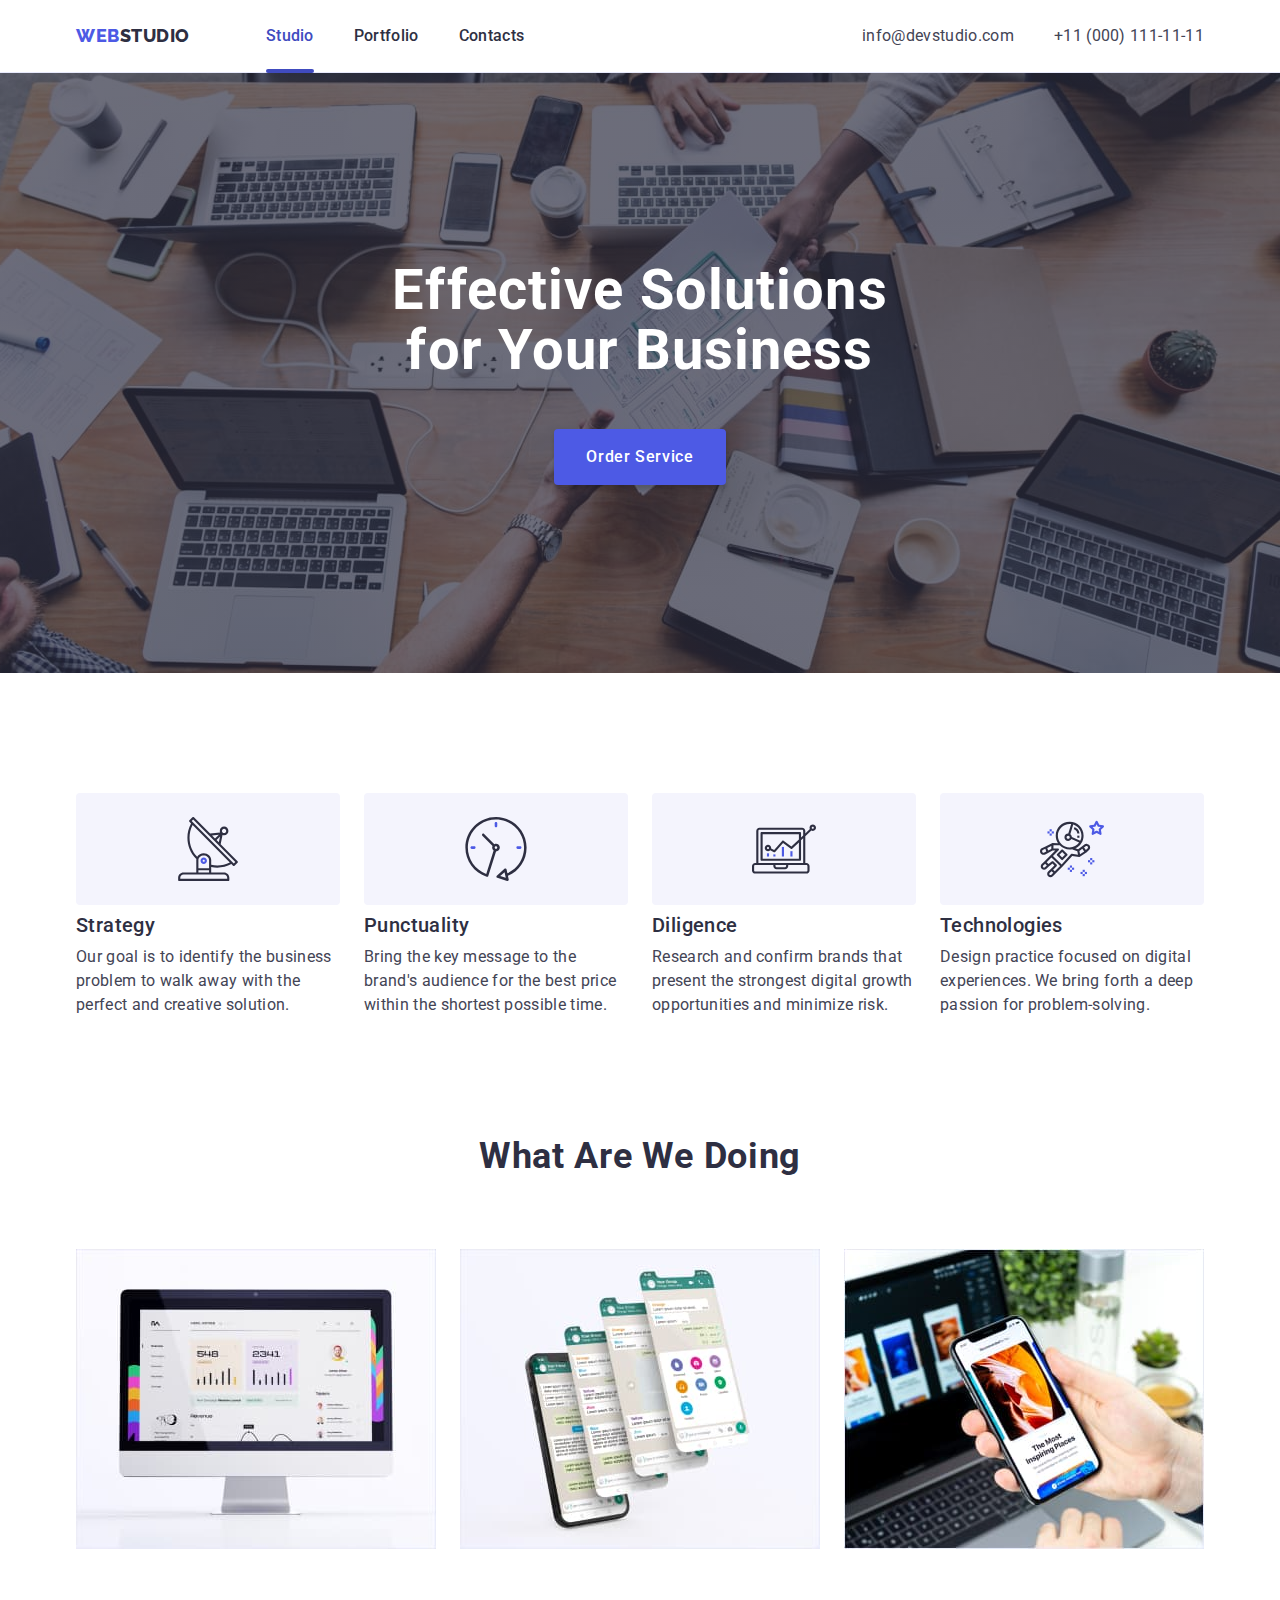
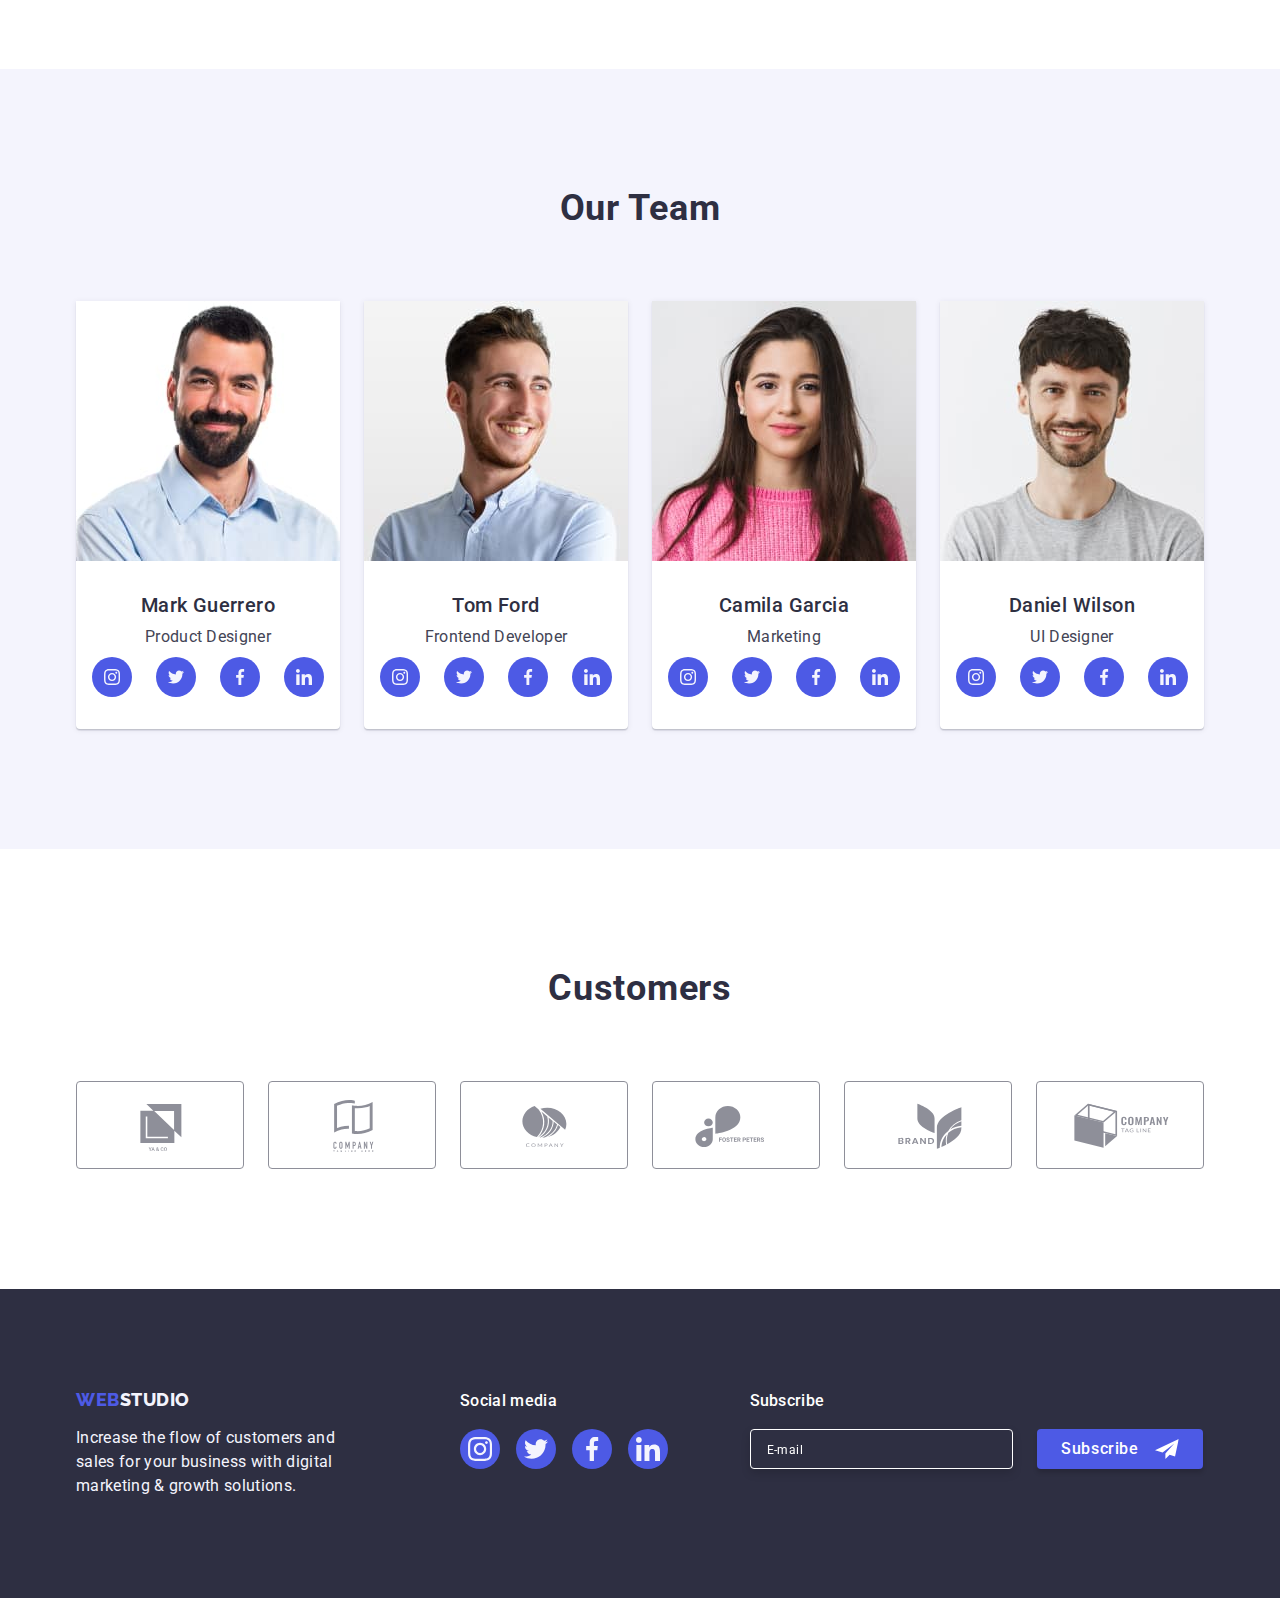
<file: index.html>
<!DOCTYPE html>
<html lang="en">
  <head>
    <meta charset="UTF-8" />
    <meta http-equiv="X-UA-Compatible" content="IE=edge" />
    <meta name="viewport" content="width=device-width, initial-scale=1.0" />
    <meta name="description" content="Effective solutions of your business." />
    <title>WEBSTUDIO</title>
    <!--Normalize-->
    <link
      rel="stylesheet"
      href="https://cdnjs.cloudflare.com/ajax/libs/modern-normalize/1.0.0/modern-normalize.min.css"
    />
    <!--Fonts-->
    <link rel="preconnect" href="https://fonts.googleapis.com" />
    <link rel="preconnect" href="https://fonts.gstatic.com" crossorigin />
    <link
      href="https://fonts.googleapis.com/css2?family=Raleway:wght@800&family=Roboto:wght@400;500;700;900&display=swap"
      rel="stylesheet"
    />
    <!--Custom styles-->
    <link rel="stylesheet" href="./css/styles.css" />
  </head>
  <body class="body">
    <!--Header section-->
    <header class="header section">
      <div class="container main-nav">
        <nav class="header-nav">
          <a class="header-logo logo link" href="./index.html"
            >Web<span class="header-logo-color">Studio</span></a
          >
          <ul class="header-nav-list list">
            <li class="header-nav-item">
              <a class="header-nav-link current link" href="./index.html">Studio</a>
            </li>
            <li class="header-nav-item">
              <a class="header-nav-link link" href="./portfolio.html"
                >Portfolio</a
              >
            </li>
            <li class="header-nav-item">
              <a class="header-nav-link link" href="">Contacts</a>
            </li>
          </ul>
        </nav>
        <address class="add">
          <ul class="header-list list">
            <li class="header-item">
              <a class="header-contact link" href="mailto:info@devstudio.com"
                >info@devstudio.com</a
              >
            </li>
            <li class="header-item">
              <a class="header-contact link" href="tel:+110001111111"
                >+11 (000) 111-11-11</a
              >
            </li>
          </ul>
        </address>
      </div>
    </header>
    <main>
      <!--Hero section-->
      <section class="hero section">
        <div class="container hero-section">
          <h1 class="hero-title">Effective Solutions for Your Business</h1>
          <button class="hero-btn" type="button" data-modal-open>Order Service</button>
        </div>
      </section>
      <!--Strenghts section-->
      <section class="strenghts section">
        <div class="container strenghts-section">
          <h2 class="main-strenghts-title visually-hidden">Strenghts</h2>
          <ul class="strenghts-list list">
            <li class="strenghts-item">
              <div class="strenghts-icon-container">
              <svg class="strenghts-icon" width="64" height="64">
                <use href="./images/icons.svg#icon-antenna"></use>
              </svg>
            </div>
              <h3 class="strenghts-title">Strategy</h3>
              <p class="undertitle">
                Our goal is to identify the business problem to walk away with
                the perfect and creative solution.
              </p>
            </li>
            <li class="strenghts-item">
              <div class="strenghts-icon-container">
              <svg class="strenghts-icon" width="64" height="64">
                <use href="./images/icons.svg#icon-clock"></use>
              </svg>
            </div>
              <h3 class="strenghts-title">Punctuality</h3>
              <p class="undertitle">
                Bring the key message to the brand's audience for the best price
                within the shortest possible time.
              </p>
            </li>
            <li class="strenghts-item">
              <div class="strenghts-icon-container">
              <svg class="strenghts-icon" width="64" height="64">
                <use href="./images/icons.svg#icon-diagram"></use>
              </svg>
            </div>
              <h3 class="strenghts-title">Diligence</h3>
              <p class="undertitle">
                Research and confirm brands that present the strongest digital
                growth opportunities and minimize risk.
              </p>
            </li>
            <li class="strenghts-item">
              <div class="strenghts-icon-container">
              <svg class="strenghts-icon" width="64" height="64">
                <use href="./images/icons.svg#icon-astronaut"></use>
              </svg>
            </div>
              <h3 class="strenghts-title">Technologies</h3>
              <p class="undertitle">
                Design practice focused on digital experiences. We bring forth a
                deep passion for problem-solving.
              </p>
            </li>
          </ul>
        </div>
      </section>
      <!--What Are We Doing section-->
      <section class="whatarewedoing section">
        <div class="container whatarewedoing-section">
          <h2 class="whatarewedoing-title">What are we doing</h2>
          <ul class="whatarewedoing-list list">
            <li class="whatarewedoing-item">
              <img
                class="whatarewedoing-img"
                src="./images/what-we-are-doing/img-01.jpg"
                alt="statistics on the monitor"
                width="360"
              />
            </li>
            <li class="whatarewedoing-item">
              <img
                class="whatarewedoing-img"
                src="./images/what-we-are-doing/img-02.jpg"
                alt="chat in the phone app"
                width="360"
              />
            </li>
            <li class="whatarewedoing-item">
              <img
                class="whatarewedoing-img"
                src="./images/what-we-are-doing/img-03.jpg"
                alt="open application on the phone"
                width="360"
              />
            </li>
          </ul>
        </div>
      </section>
      <!--Our Team section-->
      <section class="ourteam section">
        <div class="container ourteam-section">
          <h2 class="ourteam-title">Our Team</h2>
          <ul class="ourteam-list list">
            <li class="ourteam-item">
              <img
                class="ourteam-img"
                src="./images/team/img-01.jpg"
                alt="Mark Guerrero"
                width="264"
              />
              <div class="team-card">
                <h3 class="team-title">Mark Guerrero</h3>
                <p class="team-position">Product Designer</p>
                <ul class="team-socials-list">
                  <li class="team-socials-item list">
                    <a class="team-socials-link link" href="https://instagram.com" target="_blank" rel="noopener noreferrer" aria-label="Instagram icon">
                    <svg class="team-socials-icon" width="16" height="16">
                      <use href="./images/icons.svg#icon-instagram"></use>
                    </svg>
                  </a>
                </li>
                  <li class="team-socials-item list">
                    <a class="team-socials-link link" href="https://twitter.com" target="_blank" rel="noopener noreferrer" aria-label="Twitter icon">
                    <svg class="team-socials-icon" width="16" height="16">
                      <use href="./images/icons.svg#icon-twitter"></use>
                  </svg>
                </a>
              </li>
                  <li class="team-socials-item list">
                    <a class="team-socials-link link" href="https://facebook.com" target="_blank" rel="noopener noreferrer" aria-label="Facebook icon">
                    <svg class="team-socials-icon" width="16" height="16">
                      <use href="./images/icons.svg#icon-facebook"></use>
                    </svg>
                  </a>
                </li>
                  <li class="team-socials-item list">
                    <a class="team-socials-link link" href="https://linkedIn.com" target="_blank" rel="noopener noreferrer" aria-label="LinkedIn icon">
                    <svg class="team-socials-icon" width="16" height="16">
                      <use href="./images/icons.svg#icon-linkedin"></use>
                    </svg>
                  </a>
                </li>
                </ul>
              </div>
            </li>
            <li class="ourteam-item">
              <img
                class="ourteam-img"
                src="./images/team/img-02.jpg"
                alt="Tom Ford"
                width="264"
              />
              <div class="team-card">
                <h3 class="team-title">Tom Ford</h3>
                <p class="team-position">Frontend Developer</p>
                <ul class="team-socials-list">
                  <li class="team-socials-item list">
                    <a class="team-socials-link link" href="https://instagram.com" target="_blank" rel="noopener noreferrer" aria-label="Instagram icon">
                    <svg class="team-socials-icon" width="16" height="16">
                      <use href="./images/icons.svg#icon-instagram"></use>
                    </svg>
                  </a>
                </li>
                  <li class="team-socials-item list">
                    <a class="team-socials-link link" href="https://twitter.com" target="_blank" rel="noopener noreferrer" aria-label="Twitter icon">
                    <svg class="team-socials-icon" width="16" height="16">
                      <use href="./images/icons.svg#icon-twitter"></use>
                  </svg>
                </a>
              </li>
                  <li class="team-socials-item list">
                    <a class="team-socials-link link" href="https://facebook.com" target="_blank" rel="noopener noreferrer" aria-label="Facebook icon">
                    <svg class="team-socials-icon" width="16" height="16">
                      <use href="./images/icons.svg#icon-facebook"></use>
                    </svg>
                  </a>
                </li>
                  <li class="team-socials-item list">
                    <a class="team-socials-link link" href="https://linkedIn.com" target="_blank" rel="noopener noreferrer" aria-label="LinkedIn icon">
                    <svg class="team-socials-icon" width="16" height="16">
                      <use href="./images/icons.svg#icon-linkedin"></use>
                    </svg>
                  </a>
                </li>
                </ul>
              </div>
            </li>
            <li class="ourteam-item">
              <img
                class="ourteam-img"
                src="./images/team/img-03.jpg"
                alt="Camila Garcia"
                width="264"
              />
              <div class="team-card">
                <h3 class="team-title">Camila Garcia</h3>
                <p class="team-position">Marketing</p>
                <ul class="team-socials-list">
                  <li class="team-socials-item list">
                    <a class="team-socials-link link" href="https://instagram.com" target="_blank" rel="noopener noreferrer" aria-label="Instagram icon">
                    <svg class="team-socials-icon" width="16" height="16">
                      <use href="./images/icons.svg#icon-instagram"></use>
                    </svg>
                  </a>
                </li>
                  <li class="team-socials-item list">
                    <a class="team-socials-link link" href="https://twitter.com" target="_blank" rel="noopener noreferrer" aria-label="Twitter icon">
                    <svg class="team-socials-icon" width="16" height="16">
                      <use href="./images/icons.svg#icon-twitter"></use>
                  </svg>
                </a>
              </li>
                  <li class="team-socials-item list">
                    <a class="team-socials-link link" href="https://facebook.com" target="_blank" rel="noopener noreferrer" aria-label="Facebook icon">
                    <svg class="team-socials-icon" width="16" height="16">
                      <use href="./images/icons.svg#icon-facebook"></use>
                    </svg>
                  </a>
                </li>
                  <li class="team-socials-item list">
                    <a class="team-socials-link link" href="https://linkedIn.com" target="_blank" rel="noopener noreferrer" aria-label="LinkedIn icon">
                    <svg class="team-socials-icon" width="16" height="16">
                      <use href="./images/icons.svg#icon-linkedin"></use>
                    </svg>
                  </a>
                </li>
                </ul>
              </div>
            </li>
            <li class="ourteam-item">
              <img
                class="ourteam-img"
                src="./images/team/img-04.jpg"
                alt="Daniel Wilson"
                width="264"
              />
              <div class="team-card">
                <h3 class="team-title">Daniel Wilson</h3>
                <p class="team-position">UI Designer</p>
                <ul class="team-socials-list">
                  <li class="team-socials-item list">
                    <a class="team-socials-link link" href="https://instagram.com" target="_blank" rel="noopener noreferrer" aria-label="Instagram icon">
                    <svg class="team-socials-icon" width="16" height="16">
                      <use href="./images/icons.svg#icon-instagram"></use>
                    </svg>
                  </a>
                </li>
                  <li class="team-socials-item list">
                    <a class="team-socials-link link" href="https://twitter.com" target="_blank" rel="noopener noreferrer" aria-label="Twitter icon">
                    <svg class="team-socials-icon" width="16" height="16">
                      <use href="./images/icons.svg#icon-twitter"></use>
                  </svg>
                </a>
              </li>
                  <li class="team-socials-item list">
                    <a class="team-socials-link link" href="https://facebook.com" target="_blank" rel="noopener noreferrer" aria-label="Facebook icon">
                    <svg class="team-socials-icon" width="16" height="16">
                      <use href="./images/icons.svg#icon-facebook"></use>
                    </svg>
                  </a>
                </li>
                  <li class="team-socials-item list">
                    <a class="team-socials-link link" href="https://linkedIn.com" target="_blank" rel="noopener noreferrer" aria-label="LinkedIn icon">
                    <svg class="team-socials-icon" width="16" height="16">
                      <use href="./images/icons.svg#icon-linkedin"></use>
                    </svg>
                  </a>
                </li>
                </ul>
              </div>
            </li>
          </ul>
        </div>
      </section>
      <!--Customers section-->
      <section class="customers section">
        <div class="container customers-section">
          <h2 class="customers-title">Customers</h2>
          <ul class="customers-list list">
            <li class="customers-item ">
              <a class="customers-link link" href="" target="_blank" rel="noopener noreferrer" aria-label="customer icon">
              <svg class="customers-icon" width="104" height="56">
                <use href="./images/icons.svg#icon-Logo"></use>
              </svg>
            </a>
          </li>
            <li class="customers-item ">
              <a class="customers-link link" href="" target="_blank" rel="noopener noreferrer" aria-label="customer icon">
              <svg class="customers-icon" width="104" height="56">
                <use href="./images/icons.svg#icon-Logo-1"></use>
            </svg>
          </a>
        </li>
            <li class="customers-item ">
              <a class="customers-link link" href="" target="_blank" rel="noopener noreferrer" aria-label="customer icon">
              <svg class="customers-icon" width="104" height="56">
                <use href="./images/icons.svg#icon-Logo-2"></use>
              </svg>
            </a>
          </li>
            <li class="customers-item ">
              <a class="customers-link link" href="" target="_blank" rel="noopener noreferrer" aria-label="customer icon">
              <svg class="customers-icon" width="104" height="56">
                <use href="./images/icons.svg#icon-Logo-3"></use>
              </svg>
            </a>
          </li>
            <li class="customers-item ">
              <a class="customers-link link" href="" target="_blank" rel="noopener noreferrer" aria-label="customer icon">
              <svg class="customers-icon" width="104" height="56">
                <use href="./images/icons.svg#icon-Logo-4"></use>
              </svg>
            </a>
          </li>
            <li class="customers-item "><a class="customers-link link" href="" target="_blank" rel="noopener noreferrer" aria-label="customer icon">
              <svg class="customers-icon" width="104" height="56">
                <use href="./images/icons.svg#icon-Logo-5"></use>
              </svg>
            </a>
          </li>
          </ul>
        </div>
      </section>
    </main>
    <!--Footer section-->
    <footer class="footer section">
      <div class="container footer-container">
            <div class="footer-logo-container">
        <a class="footer-logo logo link" href="./index.html"
          >Web<span class="footer-logo-color">Studio</span></a
        >
        <p class="footer-description">
          Increase the flow of customers and sales for your business with
          digital marketing & growth solutions.
        </p>
    </div>
    <div class="footer-socials-container">
      <p class="footer-title">Social media</p>
      <ul class="footer-socials-list list">
        <li class="footer-socials-item list">
          <a class="footer-socials-link link" href="https://instagram.com" target="_blank" rel="noopener noreferrer" aria-label="Instagram icon">
          <svg class="footer-socials-icon" width="24" height="24">
            <use href="./images/icons.svg#icon-instagram"></use>
          </svg>
        </a>
      </li>
        <li class="footer-socials-item list">
          <a class="footer-socials-link link" href="https://twitter.com" target="_blank" rel="noopener noreferrer" aria-label="Twitter icon">
          <svg class="footer-socials-icon" width="24" height="24">
            <use href="./images/icons.svg#icon-twitter"></use>
        </svg>
      </a>
    </li>
        <li class="footer-socials-item list">
          <a class="footer-socials-link link" href="https://facebook.com" target="_blank" rel="noopener noreferrer" aria-label="Facebook icon">
          <svg class="footer-socials-icon" width="24" height="24">
            <use href="./images/icons.svg#icon-facebook"></use>
          </svg>
        </a>
      </li>
        <li class="footer-socials-item list">
          <a class="footer-socials-link link" href="https://linkedIn.com" target="_blank" rel="noopener noreferrer" aria-label="LinkedIn icon">
          <svg class="footer-socials-icon" width="24" height="24">
            <use href="./images/icons.svg#icon-linkedin"></use>
          </svg>
        </a>
      </li>
      </ul>
      </div>
        <!--Subscribe-footer-->
        <div class="container footer-subscribe-container">
          <p class="footer-subscribe-title">Subscribe</p>
          <form class="footer-subscribe-form">
            <input class="footer-subscribe-input" type="email" name="user-email" placeholder="E-mail">
            <button class="button" type="submit">Subscribe
              <svg class="footer-subscribe-icon" width="24" height="24">
                <use href="./images/icons.svg#icon-subscribe"></use>
              </svg>
            </button>
          </form>
          </div>
      </div>
      
    </footer>

    <!--Modal window-->
    <div class="backdrop is-hidden" data-modal>
      <div class="modal">
        <button class="modal-btn" type="button" data-modal-close>
        <svg class="modal-icon" width="8" height="8">
          <use href="./images/icons.svg#icon-close-black"></use>
        </svg>
      </button>

      <!--Modal window Forms-->
      <strong class="modal-title">Leave your contacts and we will call you back</strong>
      
      <form class="modal-form" name="order-form">
        <!--Modal window Forms Name-->
        <div class="form">
        <label class="modal-form-label" for="user_name">Name</label>
        <div class="modal-form-field">
          <input class="modal-form-input" type="text" name="user_name" id="user_name" placeholder=" " required>
          <svg class="modal-form-icon" width="18" height="18">
            <use href="./images/icons.svg#icon-name-checkbox"></use>
          </svg>
        </div>
      </div>
      
      

        <!--Modal window Forms Phone-->

        <div class="form"> 
        <label class="modal-form-label" for="user_phone">Phone</label>
        <div class="modal-form-field">
          <input class="modal-form-input" type="tel" name="user_phone" id="user_phone" placeholder=" " required>
          <svg class="modal-form-icon" width="18" height="24">
            <use href="./images/icons.svg#icon-phone-checkbox"></use>
          </svg>
        </div>
      </div> 
      
     

        <!--Modal window Forms Email-->
      
        <div class="form"> 
        <label class="modal-form-label" for="user_email">Email</label>
        <div class="modal-form-field">
          <input class="modal-form-input" type="email" name="user_email" id="user_email" placeholder=" " required>
          <svg class="modal-form-icon" width="18" height="24">
            <use href="./images/icons.svg#icon-email-checkbox"></use>
          </svg>
        </div>
      </div>
      
     

      <!--Modal window Forms Comments-->
      
      <div class="form">
        <label class="modal-form-label" for="comment">Comment</label>
        <textarea class="modal-form-textarea" name="comments" id="comment" rows="10" placeholder="Text input"></textarea>
      </div>
      

        <!--Modal window Forms Checkbox-->
        
        <div class="form">
        <label class="modal-form-checkbox">
          <input class="modal-form-input-checkbox" type="checkbox" name="user-agreement">
          <svg class="modal-form-checkbox-icon" width="16" height="16">
            <use class="modal-form-checkbox-icon-unchecked" href="./images/icons.svg#icon-checkbox-unchecked"></use>
            <use class="modal-form-checkbox-icon-checked" href="./images/icons.svg#icon-checkbox-checked"></use>
          </svg>
          <span class="modal-form-checkbox-text">I accept the terms and conditions of the <a class="modal-form-checkbox-link" href="">Privacy Policy</a>
          </span>
        </label>
        <button class="submit-btn btn" type="submit">Send</button>
        </div>
      </form>
      </div>
    </div>
    <script src="./js/modal.js"></script>
  </body>
</html>
</file>
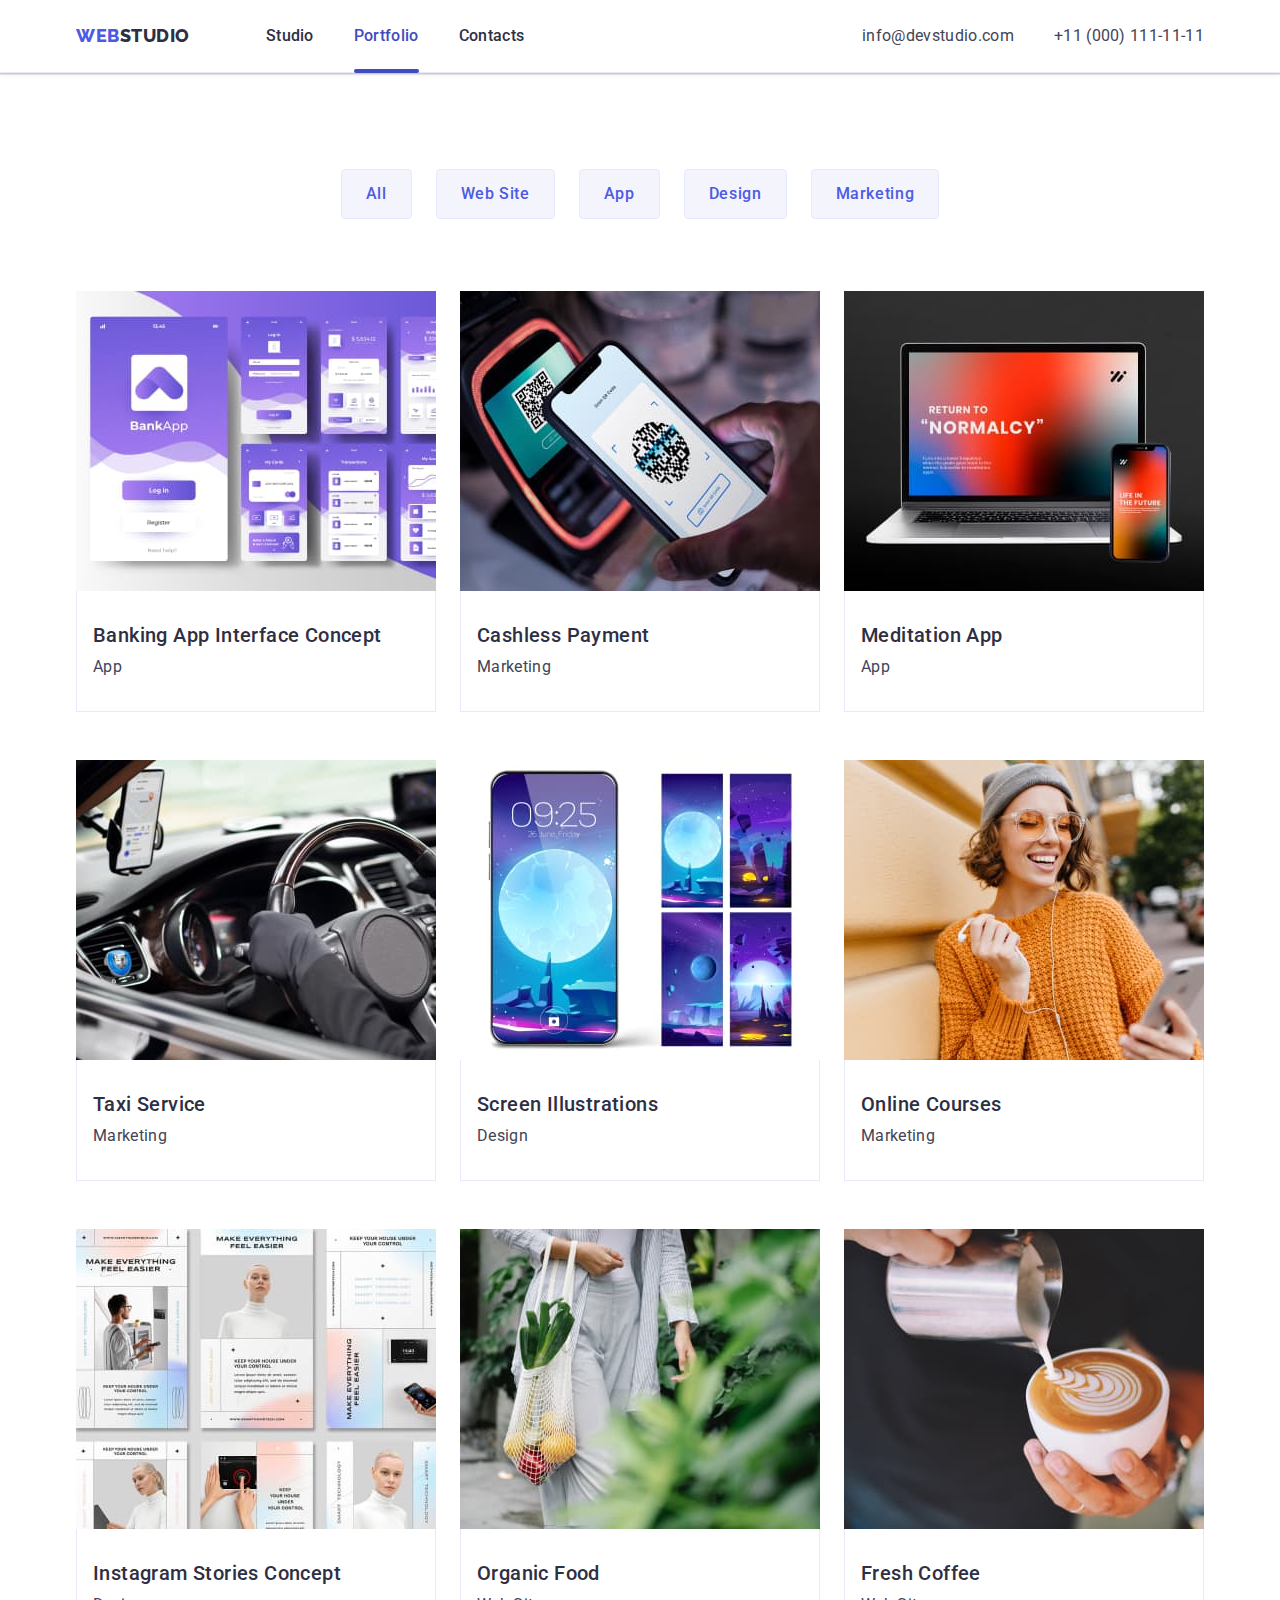
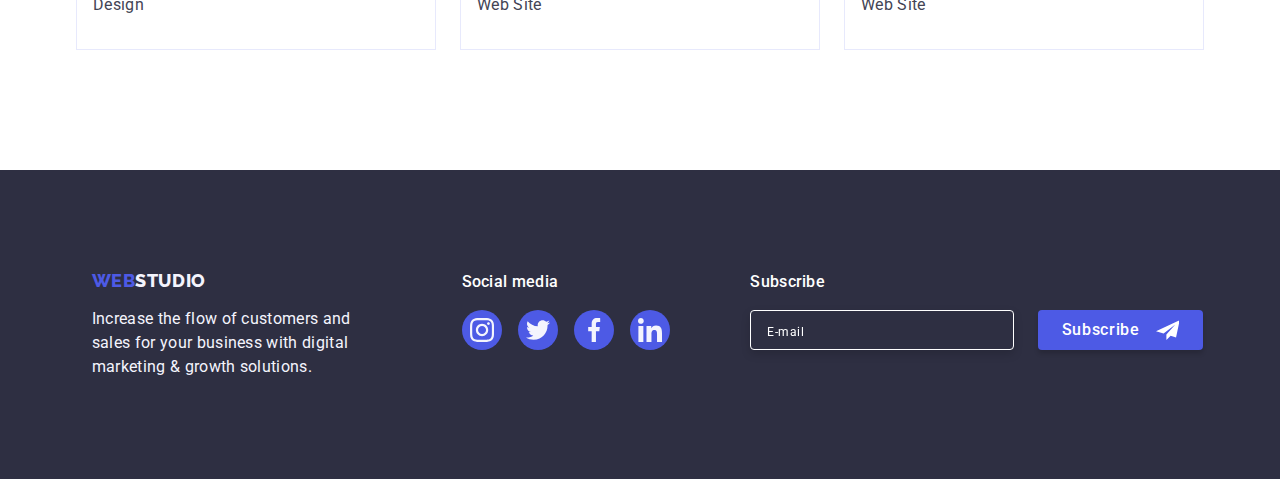
<file: portfolio.html>
<!DOCTYPE html>
<html lang="en">
  <head>
    <meta charset="UTF-8" />
    <meta http-equiv="X-UA-Compatible" content="IE=edge" />
    <meta name="viewport" content="width=device-width, initial-scale=1.0" />
    <title>Portfolio</title>
    <!--Normalize-->
    <link
      rel="stylesheet"
      href="https://cdnjs.cloudflare.com/ajax/libs/modern-normalize/1.0.0/modern-normalize.min.css"
    />
    <!---Fonts-->
    <link rel="preconnect" href="https://fonts.googleapis.com" />
    <link rel="preconnect" href="https://fonts.gstatic.com" crossorigin />
    <link
      href="https://fonts.googleapis.com/css2?family=Raleway:wght@800&family=Roboto:wght@400;500;700;900&display=swap"
      rel="stylesheet"
    />
    <!--Custom styles-->
    <link rel="stylesheet" href="./css/styles.css" />
  </head>
  <body class="body-portf">
    <!--Header section-->
    <header class="header section">
      <div class="container main-nav">
        <nav class="header-nav">
          <a class="header-logo logo link" href="./index.html"
            >Web<span class="header-logo-color">Studio</span></a
          >
          <ul class="header-nav-list list">
            <li class="header-nav-item">
              <a class="header-nav-link link" href="./index.html">Studio</a>
            </li>
            <li class="header-nav-item">
              <a class="header-nav-link current link" href="./portfolio.html"
                >Portfolio</a
              >
            </li>
            <li class="header-nav-item">
              <a class="header-nav-link link" href="">Contacts</a>
            </li>
          </ul>
        </nav>
        <address class="add">
          <ul class="header-list list">
            <li class="header-item">
              <a class="header-contact link" href="mailto:info@devstudio.com"
                >info@devstudio.com</a
              >
            </li>
            <li class="header-item">
              <a class="header-contact link" href="tel:+110001111111"
                >+11 (000) 111-11-11</a
              >
            </li>
          </ul>
        </address>
      </div>
    </header>
    <main>
      <!--Btn filter section-->
      <section class="portfolio section">
        <div class="container portfolio-section">
          <h1 class="visually-hidden">Portfolio</h1>
          <ul class="btn-list list">
            <li class="btn-list-item">
              <button class="btn-item" type="button">All</button>
            </li>
            <li class="btn-list-item">
              <button class="btn-item" type="button">Web Site</button>
            </li>
            <li class="btn-list-item">
              <button class="btn-item" type="button">App</button>
            </li>
            <li class="btn-list-item">
              <button class="btn-item" type="button">Design</button>
            </li>
            <li class="btn-list-item">
              <button class="btn-item" type="button">Marketing</button>
            </li>
          </ul>
          <ul class="img-list list card-set">
            <li class="img-item card-set-item">
              <a class="portfolio-link link" href="">
                <div class="img-box">
                <img
                  class="img-img"
                  src="./images/portfolio/img-01.jpg"
                  alt="banking app items"
                  width="360"
                />
                <p class="portfolio-overlay">14 Stylish and User-Friendly App Design Concepts · Task Manager App · Calorie Tracker App · Exotic Fruit Ecommerce App · Cloud Storage App</p>
              </div>
                <div class="img-card">
                  <h2 class="img-title">Banking App Interface Concept</h2>
                  <p class="img-undertitle">App</p>
                </div>
              </a>
            </li>
            <li class="img-item card-set-item">
              <a class="portfolio-link link" href="">
                <div class="img-box">
                <img
                  class="img-img"
                  src="./images/portfolio/img-02.jpg"
                  alt="QRcode on the phone screen"
                  width="360"
                />
                <p class="portfolio-overlay">14 Stylish and User-Friendly App Design Concepts · Task Manager App · Calorie Tracker App · Exotic Fruit Ecommerce App · Cloud Storage App</p>
              </div>
                <div class="img-card">
                  <h2 class="img-title">Cashless Payment</h2>
                  <p class="img-undertitle">Marketing</p>
                </div>
              </a>
            </li>
            <li class="img-item card-set-item">
              <a class="portfolio-link link" href="">
                <div class="img-box">
                <img
                  class="img-img"
                  src="./images/portfolio/img-03.jpg"
                  alt="opened app on laptop and phone"
                  width="360"
                />
                <p class="portfolio-overlay">14 Stylish and User-Friendly App Design Concepts · Task Manager App · Calorie Tracker App · Exotic Fruit Ecommerce App · Cloud Storage App</p>
              </div>
                <div class="img-card">
                  <h2 class="img-title">Meditation App</h2>
                  <p class="img-undertitle">App</p>
                </div>
              </a>
            </li>
            <li class="img-item card-set-item">
              <a class="portfolio-link link" href="">
                <div class="img-box">
                <img
                  class="img-img"
                  src="./images/portfolio/img-04.jpg"
                  alt="phone iside car"
                  width="360"
                />
                <p class="portfolio-overlay">14 Stylish and User-Friendly App Design Concepts · Task Manager App · Calorie Tracker App · Exotic Fruit Ecommerce App · Cloud Storage App</p>
              </div>
                <div class="img-card">
                  <h2 class="img-title">Taxi Service</h2>
                  <p class="img-undertitle">Marketing</p>
                </div>
              </a>
            </li>
            <li class="img-item card-set-item">
              <a class="portfolio-link link" href="">
                <div class="img-box">
                <img
                  class="img-img"
                  src="./images/portfolio/img-05.jpg"
                  alt="phone desctops"
                  width="360"
                />
                <p class="portfolio-overlay">14 Stylish and User-Friendly App Design Concepts · Task Manager App · Calorie Tracker App · Exotic Fruit Ecommerce App · Cloud Storage App</p>
              </div>
                <div class="img-card">
                  <h2 class="img-title">Screen Illustrations</h2>
                  <p class="img-undertitle">Design</p>
                </div>
              </a>
            </li>
            <li class="img-item card-set-item">
              <a class="portfolio-link link" href="">
                <div class="img-box">
                <img
                  class="img-img"
                  src="./images/portfolio/img-06.jpg"
                  alt="the girl looks at the phone"
                  width="360"
                />
                <p class="portfolio-overlay">14 Stylish and User-Friendly App Design Concepts · Task Manager App · Calorie Tracker App · Exotic Fruit Ecommerce App · Cloud Storage App</p>
              </div>
                <div class="img-card">
                  <h2 class="img-title">Online Courses</h2>
                  <p class="img-undertitle">Marketing</p>
                </div>
              </a>
            </li>
            <li class="img-item card-set-item">
              <a class="portfolio-link link" href="">
                <div class="img-box">
                <img
                  class="img-img"
                  src="./images/portfolio/img-07.jpg"
                  alt="opened stories"
                  width="360"
                />
                <p class="portfolio-overlay">14 Stylish and User-Friendly App Design Concepts · Task Manager App · Calorie Tracker App · Exotic Fruit Ecommerce App · Cloud Storage App</p>
              </div>
                <div class="img-card">
                  <h2 class="img-title">Instagram Stories Concept</h2>
                  <p class="img-undertitle">Design</p>
                </div>
              </a>
            </li>
            <li class="img-item card-set-item">
              <a class="portfolio-link link" href="">
                <div class="img-box">
                <img
                  class="img-img"
                  src="./images/portfolio/img-08.jpg"
                  alt="the girl whith net of vegetables"
                  width="360"
                />
                <p class="portfolio-overlay">14 Stylish and User-Friendly App Design Concepts · Task Manager App · Calorie Tracker App · Exotic Fruit Ecommerce App · Cloud Storage App</p>
              </div>
                <div class="img-card">
                  <h2 class="img-title">Organic Food</h2>
                  <p class="img-undertitle">Web Site</p>
                </div>
              </a>
            </li>
            <li class="img-item card-set-item">
              <a class="portfolio-link link" href="">
                <div class="img-box">
                <img
                  class="img-img"
                  src="./images/portfolio/img-09.jpg"
                  alt="a cup of coffee"
                  width="360"
                />
                <p class="portfolio-overlay">14 Stylish and User-Friendly App Design Concepts · Task Manager App · Calorie Tracker App · Exotic Fruit Ecommerce App · Cloud Storage App</p>
              </div>
                <div class="img-card">
                  <h2 class="img-title">Fresh Coffee</h2>
                  <p class="img-undertitle">Web Site</p>
                </div>
              </a>
            </li>
          </ul>
        </div>
      </section>
    </main>
    <!--Footer section-->
    <footer class="footer section">
      <div class="container footer-container">
            <div class="container footer-logo-container">
        <a class="footer-logo logo link" href="./index.html"
          >Web<span class="footer-logo-color">Studio</span></a
        >
        <p class="footer-description">
          Increase the flow of customers and sales for your business with
          digital marketing & growth solutions.
        </p>
    </div>
    <div class="container footer-socials-container">
      <p class="footer-title">Social media</p>
      <ul class="footer-socials-list list">
        <li class="footer-socials-item list">
          <a class="footer-socials-link link" href="https://instagram.com" target="_blank" rel="noopener noreferrer" aria-label="Instagram icon">
          <svg class="footer-socials-icon" width="24" height="24">
            <use href="./images/icons.svg#icon-instagram"></use>
          </svg>
        </a>
      </li>
        <li class="footer-socials-item list">
          <a class="footer-socials-link link" href="https://twitter.com" target="_blank" rel="noopener noreferrer" aria-label="Twitter icon">
          <svg class="footer-socials-icon" width="24" height="24">
            <use href="./images/icons.svg#icon-twitter"></use>
        </svg>
      </a>
    </li>
        <li class="footer-socials-item list">
          <a class="footer-socials-link link" href="https://facebook.com" target="_blank" rel="noopener noreferrer" aria-label="Facebook icon">
          <svg class="footer-socials-icon" width="24" height="24">
            <use href="./images/icons.svg#icon-facebook"></use>
          </svg>
        </a>
      </li>
        <li class="footer-socials-item list">
          <a class="footer-socials-link link" href="https://linkedIn.com" target="_blank" rel="noopener noreferrer" aria-label="LinkedIn icon">
          <svg class="footer-socials-icon" width="24" height="24">
            <use href="./images/icons.svg#icon-linkedin"></use>
          </svg>
        </a>
      </li>
      </ul>
      </div>
      <!--Subscribe-footer-->
        <div class="container footer-subscribe-container">
      <p class="footer-subscribe-title">Subscribe</p>
      <form class="footer-subscribe-form">
        <input class="footer-subscribe-input" type="email" name="user-email" placeholder="E-mail"></input>
        <button class="button" type="submit">Subscribe
          <svg class="footer-subscribe-icon" width="24" height="24">
            <use href="./images/icons.svg#icon-subscribe"></use>
          </svg>
        </button>
      </form>
      </div>
      </div>
    </footer>
  </body>
</html>
</file>
<file: css/styles.css>
:root {
  /* Fonts */
  --primary-font: Roboto, sans-serif;
  --secondary-font: Raleway, sans-serif;

  /* Text colors */
  --iris: #4d5ae5;
  --ocean: #404bbf;
  --navy-blue: #2e2f42;
  --green: #31d0aa;
  --slate: #434455;
  --light-slate: #8e8f99;
  --cornflower: #e7e9fc;
  --cloud: #f4f4fd;
  --navy-blue-modal: rgba(46, 47, 66, 0.4);;
  --grey: #2e2f42;
  --white: #ffffff;
  --dairy: #fcfcfc;
  --btncolor: #e7e9fc;

  /* Others*/
  --indent: 24px;
  --items: 3;

  /* Background colors */
  --navy-blue: #2e2f42;

  /*Modal*/
  --modal-idx: 100;

  /* Animation */
  --transition-duration-and-func: 250ms cubic-bezier(0.4, 0, 0.2, 1);


}
/*input, textarea {
  display: block;
}
textarea {
  resize: none;
}*/

/* Base styles */
.body {
  font-family: var(--primary-font);
  color: var(--slate);
  background-color: var(--white);
}

.logo {
  font-family: Raleway, sans-serif;
  font-weight: 800;
  font-size: 18px;
  line-height: 1.17;
  letter-spacing: 0.03em;
  text-transform: uppercase;
  color: var(--iris);
}
.header-logo-color {
  color: var(--navy-blue);
}

/* Reset start */
.list {
  list-style: none;
  padding: 0px;
  margin: 0px;
}

.link {
  text-decoration: none;
}

/* Reset end */

.container {
  width: 1158px;
  margin-left: auto;
  margin-right: auto;
  padding-right: 15px;
  padding-left: 15px;
  align-items: center;

  /*outline: 1px solid red;
  outline-offset: -2px;*/
}
.visually-hidden {
  position: absolute;
  width: 1px;
  height: 1px;
  margin: -1px;
  border: 0;
  padding: 0;

  white-space: nowrap;
  clip-path: inset(100%);
  clip: rect(0 0 0 0);
  overflow: hidden;
}

h1,
h2,
h3,
h4,
h5,
p {
  margin: 0;
}

img {
  display: block;
}

button {
  display: block;
  font-family: inherit;
  color: currentColor;
  cursor: pointer;
}
/* Card Set */
.card-set {
  display: flex;
  flex-wrap: wrap;
  gap: var(--indent);
}
.card-set-item {
  width: calc((100% - var(--indent) * (var(--items) - 1)) / var(--items));
}
/* Header styles/indexHTML*/

.main-nav {
  display: flex;
  align-items: center;
}

.header {
  border-bottom: 1px solid #e7e9fc;
  background-color: var(--white);
  box-shadow: 0px 2px 1px rgba(46, 47, 66, 0.08), 0px 1px 1px rgba(46, 47, 66, 0.16), 0px 1px 6px rgba(46, 47, 66, 0.08);
}
.header-nav {
  display: flex;
  align-items: center;
}
.header-logo {
  margin-right: 76px;
  padding: 24px 0px;
  font-family: Raleway, sans-serif;
  font-weight: 800;
  font-size: 18px;
  line-height: 1.17;
  letter-spacing: 0.03em;
  text-transform: uppercase;
  color: var(--iris);
}

.header-nav-list {
  display: flex;
}

.header-nav-item:not(:last-child) {
  margin-right: 40px;
}

.header-nav-link {
  display: block;
  position: relative;
  transition: color var(--transition-duration-and-func);
  /* <added for better HOVERing */
  padding: 24px 0px;
  /* added for better HOVERing> */
  font-weight: 500;
  line-height: 1.5;
  letter-spacing: 0.02em;
  color: var(--navy-blue);
}
.header-nav-link.current {
  color: var(--ocean);
}
.header-nav-link.current::after {
  background-color: var(--ocean);
}
.header-nav-link:hover,
.header-nav-link:focus {
  color: var(--ocean);
}
.header-nav-link::after {
  content: "";
  position: absolute;
  display: block;
  width: 100%;
  height: 4px;
  left: 0px;
  bottom: -1px;
  border-radius: 2px;
  margin-top: 24px;
}
.add {
  font-style: normal;
  margin-left: auto;
}
.header-list {
  display: flex;
  align-items: center;
}
.header-item:not(:last-child) {
  margin-right: 40px;
}
.header-contact {
  display: block;
  transition: color var(--transition-duration-and-func);
  /* <added for better HOVERing */
  padding: 24px 0px;
  /* added for better HOVERing> */
  color: var(--slate);
  line-height: 1.5;
  letter-spacing: 0.02em;
}
.header-contact:hover,
.header-contact:focus {
  color: var(--ocean);
}

/* Portfolio styles*/
.img-list {
  --items: 3;
}
/* Body styles */

.hero {
  background-color: var(--navy-blue);
  background-image: linear-gradient(rgba(46, 47, 66, 0.7), rgba(46, 47, 66, 0.7)), url("../images/hero-background/people-office.jpg");
  background-repeat: no-repeat;
  background-position: center;
  background-size: cover;
  margin-left: auto;
  margin-right: auto;
  padding: 188px 0px;
  max-width: 1440px;
  min-height: 600px;
}

.hero-section {
  text-align: center;
}

.hero-title {
  max-width: 496px;
  margin-bottom: 48px;
  margin-right: auto;
  margin-left: auto;
  font-size: 56px;
  line-height: 1.07;
  text-align: center;
  letter-spacing: 0.02em;
  color: var(--white);
}
/* Normal btn */
.hero-btn {
  display: block;
  transition: background-color var(--transition-duration-and-func);
  margin: auto;
  min-width: 169px;
  height: 56px;
  padding: 16px 32px;
  color: var(--white);
  background-color: var(--iris);
  box-shadow: 0px 4px 4px rgba(0, 0, 0, 0.15);
  border-radius: 4px;
  font-family: Roboto, sans-serif;
  font-style: normal;
  font-weight: 500;
  font-size: 16px;
  line-height: 1.5;
  letter-spacing: 0.04em;
  cursor: pointer;
  border: none;
}
/* Active btn */
.hero-btn:hover,
.hero-btn:focus {
  background-color: var(--ocean);
}
.strenghts {
  padding: 120px 0px;
}
.strenghts-list {
  display: flex;
  gap: 24px;
}
.strenghts-item {
  width: 264px;
  
}
.strenghts-icon-container {
  display: flex;
  align-items: center;
  justify-content: center;
  height: 112px;
  background-color: var(--cloud);
  border-radius: 4px;
  margin-bottom: 8px;
}
.strenghts-title {
  margin-bottom: 8px;
  font-weight: 500;
  font-size: 20px;
  line-height: 1.2;
  letter-spacing: 0.02em;
  color: var(--navy-blue);
}
.undertitle {
  line-height: 1.5;
  letter-spacing: 0.02em;
  color: var(--slate);
}
.whatarewedoing {
  padding-bottom: 120px;
}
.whatarewedoing-title {
  margin: 0px auto 72px;
  font-size: 36px;
  line-height: 1.11;
  text-align: center;
  letter-spacing: 0.02em;
  text-transform: capitalize;
  color: var(--navy-blue);
}
.whatarewedoing-list {
  display: flex;
}
.whatarewedoing-item:not(:last-child) {
  margin-right: 24px;
}
.ourteam {
  padding: 120px 0px;
  background-color: var(--cloud);
}
.ourteam-title {
  margin-bottom: 72px;
  font-size: 36px;
  line-height: 1.11;
  text-align: center;
  letter-spacing: 0.02em;
  text-transform: capitalize;
  color: var(--navy-blue);
}
.ourteam-list {
  display: flex;
}
.ourteam-item {
  box-shadow: 0px 1px 6px rgba(46, 47, 66, 0.08),
    0px 1px 1px rgba(46, 47, 66, 0.16), 0px 2px 1px rgba(46, 47, 66, 0.08);
  border-radius: 0px 0px 4px 4px;
  background-color: var(--white);
}
.ourteam-item:not(:last-child) {
  margin-right: 24px;
}

.ourteam-img {
  width: 264px;
}
.team-card {
  width: 264px;
  text-align: center;
  padding: 32px 0px;
  border-radius: 0px 0px 4px 4px;
}

.team-title {
  margin-bottom: 8px;
  font-weight: 500;
  font-size: 20px;
  line-height: 1.2;
  letter-spacing: 0.02em;
  color: var(--navy-blue);
}
.team-position {
  margin-bottom: 8px;
  font-size: 16px;
  line-height: 1.5;
  letter-spacing: 0.02em;
  color: var(--slate);
}
.customers {
  padding: 120px 0px;
}
.customers-title {
  margin: 0px auto 72px;
  font-size: 36px;
  line-height: 1.1;
  text-align: center;
  letter-spacing: 0.02em;
  text-transform: capitalize;
  color: var(--navy-blue);
}
.customers-list {
  display: flex;
  justify-content: center;
  gap: 24px;
}
.customers-item {
  display: flex;
  justify-content: center;
  align-items : center;
  width: calc((100% - 120px) / 6);
  height: 88px;
}
.customers-link {
  display: flex;
  transition: color var(--transition-duration-and-func), border-color var(--transition-duration-and-func);
  justify-content: center;
  align-items: center;
  width: 100%;
  height: 100%;
  border: 1px solid var(--light-slate);
  border-radius: 4px;
  color: var(--light-slate);
}
.customers-link:hover,
.customers-link:focus {
  border: 1px solid var(--ocean);
  color: var(--ocean);
}
.customers-icon {
  width: 104px;
  height: 56px;
  fill: currentColor;
}
.customers-icon:hover,
.customers-icon:focus {
  fill: var(--ocean);
}
.socials {
  display: flex;
  justify-content: center;
  padding: 0px;
  gap: 24px;
}
.team-socials-list {
  display: flex;
  gap: 24px;

}
.socials-link {
  display: flex;
  justify-content: center;
  align-items: center;
  width: 40px;
  height: 40px;
  background-color: var(--iris);
  border-radius: 50%;
}
.socials-link:hover,
.socials-link:focus {
  background-color: var(--ocean);
}
.socials-item {
  width: 40px; 
  height: 40px;
}
.team-socials-list {
  display: flex;
  justify-content: center;
  align-items: center;
  margin-left: auto;
  margin-right: auto;
  padding: 0px;
  gap: 24px;
}
.team-socials-item {
  width: 40px;
  height: 40px;
}
.team-socials-link {
  display: flex;
  transition: background-color var(--transition-duration-and-func);
  justify-content: center;
  align-items: center;
  width: 100%;
  height: 100%;
  background-color: var(--iris);
  border-radius: 50%;
}
.team-socials-link:hover,
.team-socials-link:focus {
  background-color: var(--ocean);
}
.team-socials-icon {
  width: 16px;
  height: 16px;
  fill: var(--cloud);
}
.socials-icon {
  width: 16px;
  height: 16px;
  fill: var(--cloud);
}
/* Footer styles */

.footer {
  padding: 100px 0px;
  background-color: var(--navy-blue);
}
.footer-container {
  display: flex;
  align-items: baseline
}
.footer-logo-container {
  width: 264px;
  margin-right: 120px;
}
.footer-list {
  display: flex;
}
.footer-socials-item {
  width: 40px; 
  height: 40px;
}
.footer-socials-list {
  display: flex;
  gap: 16px;
}
.footer-socials-link {
  display: flex;
  transition: background-color var(--transition-duration-and-func);
  justify-content: center;
  align-items: center;
  width: 100%;
  height: 100%;
  background-color: var(--iris);
  border-radius: 50%;
}
.footer-socials-link:hover,
.footer-socials-link:focus {
  background-color: var(--green);
}
.footer-socials-icon {
  width: 24px;
  height: 24px;
  fill: var(--cloud);
}

.footer-item-socials {
  margin-left: 120px;
}
.footer-logo {
  display: inline-block;
  margin-bottom: 16px;
  font-family: Raleway, sans-serif;
  font-weight: 800;
  font-size: 18px;
  line-height: 1.17;
  letter-spacing: 0.03em;
  text-transform: uppercase;
  color: var(--iris);
}
.footer-logo-color {
  color: var(--cloud);
}
.footer-description {
  width: 264px;
  color: var(--cloud);
  font-size: 16px;
  line-height: 1.5;
  letter-spacing: 0.02em;
}
.footer-socials-container {
  width: 208px;
  padding-right: 0px;
  padding-left: 0px;
  margin-right: 80px;
  
}
.footer-title {
  margin-bottom: 16px;
  font-style: normal;
  font-weight: 500;
  font-size: 16px;
  line-height: 1.5;
  letter-spacing: 0.02em;
  color: var(--white);
}
.footer-subscribe-container {
  width: 453px;
  height: 80px;
  padding: 0
  ;
}
.footer-subscribe-form {
  display: flex;
  gap: 24px;
}
.footer-subscribe-title {
  margin-bottom: 16px;
  font-family: 'Roboto';
  font-style: normal;
  font-weight: 500;
  font-size: 16px;
  line-height: 1.5;
  letter-spacing: 0.02em;
  color: var(--white);
}

.footer-subscribe-input {
  width: 264px;
  height: 40px;
  padding-left: 16px;
  color: var(--white);
  background-color: var(--navy-blue);
  border: 1px solid #FFFFFF;
  filter: drop-shadow(0px 4px 4px rgba(0, 0, 0, 0.15));
  border-radius: 4px;
}
.footer-subscribe-input::placeholder {
  font-family: 'Roboto';
  font-style: normal;
  font-weight: 400;
  font-size: 12px;
  line-height: 2;
  align-items: center;
  letter-spacing: 0.04em;
  color: var(--white);
}
.button {
  display: flex;
  align-items: center;
  margin: 0;
  min-width: 165px;
  height: 40px;
  padding-top: 8px;
    padding-bottom: 8px;
    padding-left: 24px;
    padding-right: 24px;
  color: var(--white);
  background-color: var(--iris);
  box-shadow: 0px 4px 4px rgba(0, 0, 0, 0.15);
  border-radius: 4px;
  font-family: Roboto, sans-serif;
  font-style: normal;
  font-weight: 500;
  font-size: 16px;
  line-height: 1.5;
  letter-spacing: 0.04em;
  border: none;
  transition: background-color var(--transition-duration-and-func);
} 
.button:hover,
.button:focus {
  background-color: var(--ocean);
}
.footer-subscribe-icon {
  margin-left: 16px;
  fill: var(--white);
}
  

/*Modal styles*/
.backdrop {
  position: fixed;
  transition: opacity var(--transition-duration-and-func), visibility var(--transition-duration-and-func);
  top: 0px;
  left: 0px;
  z-index: var(--modal-idx);
  width: 100%;
  height: 100%;
  background-color: var(--navy-blue-modal);
  
}

.backdrop.is-hidden {
  opacity: 0;
  visibility: hidden;
  pointer-events: none;
}

.modal {
  position: absolute;
  opacity: 1;
  top: 50%;
  left: 50%;
  transform: translate(-50%, -50%) rotate(0deg) scale(1);
  width: 408px;
  min-height: 576px;
  padding-left: 24px;
  padding-right: 24px;
  padding-bottom: 24px;
  padding-top: 72px;
  background-color: var(--dairy);
  box-shadow: 0px 1px 1px rgba(0, 0, 0, 0.14), 0px 1px 3px rgba(0, 0, 0, 0.12), 0px 2px 1px rgba(0, 0, 0, 0.2);
  border-radius: 4px;
  transition: transform var(--transition-duration-and-func), opacity var(--transition-duration-and-func);
}
.backdrop.is-hidden .modal {
  opacity: 0;
  transform: translate(-50%, -50%) rotate(360deg) scale(0.15);
}
.modal-btn {
  position: absolute;
  top: 24px;
  right: 24px;
  display: flex;
  align-items: center;
  justify-content: center;
  transition: background-color var(--transition-duration-and-func);
  margin-left: auto;
  width: 24px;
  height: 24px;
  border-radius: 50%;
  background-color: var(--cornflower);
  border: 1px solid rgba(0, 0, 0, 0.1);
}
.modal-btn:hover,
.modal-btn:focus {
  background-color: var(--ocean);
}
.modal-icon {
  width: 8px;
  height: 8px;
  fill: var(--navy-blue);
  transition: fill var(--transition-duration-and-func);
}

.modal-btn:hover .modal-icon {
  fill: var(--white);
}
.modal-btn:focus .modal-icon {
  fill: var(--white);
}
.modal-title {
  display: block;
  font-weight: 500;
  line-height: 1.5;
  letter-spacing: 0.02em;
  text-align: center;
  margin-bottom: 16px;
  color: var(--navy-blue);
}
.modal-form {
  color: var(--light-slate);
}
.form {
  margin-bottom: 8px;
}
.form:last-child {
  margin-bottom: 0px;
}
.modal-form-label {
  display: block;
  margin-bottom: 4px;
  font-size: 12px;
  font-weight: 400;
  letter-spacing: 0.01em;
}
.modal-form-field {
  position: relative;
  
}
.modal-form-input {
  width: 100%;
  height: 40px;
  padding-left: 38px;
  padding-right: 38px;
  border: 1px solid rgba(46, 47, 66, 0.4);
  border-radius: 4px;
  color: var(--navy-blue);
  outline: 2px solid transparent;
  outline-offset: -2px;

  transition: fill var(--transition-duration-and-func);
}
.modal-form-input:hover,
.modal-form-input:focus {
  border-color: var(--iris);
}
.modal-form-input:focus + .modal-form-icon {
  fill: var(--iris);
}
.modal-form-input:hover + .modal-form-icon {
  fill: var(--iris);
}
.modal-form-icon {
  position: absolute;
  top: 50%;
  left: 16px;
  fill: var(--navy-blue);
  transform: translateY(-50%);
  transition: fill var(--transition-duration-and-func);
  pointer-events: none;
}
.modal-form-textarea {
  width: 100%;
  height: 120px;
  padding: 8px 16px;
  border: 1px solid rgba(46, 47, 66, 0.4);
  border-radius: 4px;
  color: var(--navy-blue);
  outline: 2px solid transparent;
  outline-offset: -2px;

  transition: fill var(--transition-duration-and-func);
  

  resize: none;
}
.modal-form-textarea:focus,
.modal-form-textarea:hover {
  border-color: var(--iris);
}
.modal-form-textarea::placeholder {
  color: var(--navy-blue-modal);
  font-size: 12px;
  letter-spacing: 0.04em;
}
.modal-form-checkbox {
  display: flex;
  position: relative;
  justify-content: flex-start;
  align-items: center;
  margin-bottom: 24px;
  
}
.modal-form-input-checkbox {
  opacity: 0;
  position: absolute;
  top: 0px;
  left: 0px;
  appearance: none;
  width: 16px;
  height: 16px;
  padding: 0px;
  border: 1px solid var(--navy-blue-modal);
  border-radius: 2px;

  transition: background-color var(--transition-duration-and-func), border-color var(--transition-duration-and-func);
}
.modal-form-input-checkbox:checked {
  opacity: 0;
  transition: var(--transition-duration-and-func);

}
.modal-form-checkbox-icon {
  position: relative;
  transition: fill var(--transition-duration-and-func), background-color var(--transition-duration-and-func);
}

.modal-form-checkbox-icon-unchecked {
  position: absolute;
  top: 0px;
  left: 0px;
}
.modal-form-checkbox-icon-checked {
  position: absolute;
  opacity: 0;
  top: 0px;
  left: 0px;
  fill: var(--white);
  background-color: var(--ocean);
 
}
.modal-form-input-checkbox:checked ~ .modal-form-checkbox-icon > .modal-form-checkbox-icon-unchecked {
opacity: 0;
}
.modal-form-input-checkbox:checked ~ .modal-form-checkbox-icon > .modal-form-checkbox-icon-checked {
opacity: 1;
}
.modal-form-checkbox-text {
  margin-left: 8px;
  font-size: 12px;
  letter-spacing: 0.04em;
  color: var(--light-slate);
}
.modal-form-checkbox-link {
  color: var(--iris);
  transition: color var(--transition-duration-and-func);
}
.modal-form-checkbox-link:hover,
.modal-form-checkbox-link:focus {
  color: var(--ocean);
}
/* Button-submit */
.submit-btn {
  display: block;
  transition: background-color var(--transition-duration-and-func);
  margin: auto;
  min-width: 169px;
  height: 56px;
  padding: 16px 32px;
  color: var(--white);
  background-color: var(--iris);
  box-shadow: 0px 4px 4px rgba(0, 0, 0, 0.15);
  border-radius: 4px;
  font-family: Roboto, sans-serif;
  font-style: normal;
  font-weight: 500;
  font-size: 16px;
  line-height: 1.5;
  letter-spacing: 0.04em;
  border: none;
}
.submit-btn:hover,
.submit-btn:focus {
  background-color: var(--ocean);
}
/* Portfolio */

.body-portf {
  font-family: "Roboto", sans-serif;
  color: var(--slate);
  background-color: var(--white);
}

.portfolio {
  padding-top: 96px;
  padding-bottom: 120px;
}
.portfolio-link {
  display: block;
}
.btn-list {
  display: flex;
  justify-content: center;
  margin-bottom: 72px;
}
.btn-item {
  transition: color var(--transition-duration-and-func), border var(--transition-duration-and-func), background-color var(--transition-duration-and-func), box-shadow var(--transition-duration-and-func);
  padding: 12px 24px;
  font-family: Roboto, sans-serif;
  font-weight: 500;
  font-size: 16px;
  line-height: 1.5;
  letter-spacing: 0.04em;
  color: var(--iris);
  background-color: var(--cloud);
  border: 1px solid var(--btncolor);
  border-radius: 4px;
}
.btn-item:focus,
.btn-item:hover {
  border: 1px solid transparent;
  color: var(--white);
  background-color: var(--ocean);
  box-shadow: 0px 3px 1px rgba(0, 0, 0, 0.1), 0px 2px 1px rgba(0, 0, 0, 0.08), 0px 2px 2px rgba(0, 0, 0, 0.12);
  
}
.btn-list-item {
  border-radius: 4px;
}
.btn-list-item:not(:last-child) {
  margin-right: 24px;
}
.img-list {
  display: flex;
  flex-wrap: wrap;
  row-gap: 48px;
  column-gap: 24px;
}
.img-item {
  width: 360px;
}
.img-box {
  position: relative;
}
.portfolio-link {
  transition: box-shadow var(--transition-duration-and-func);
}
.portfolio-link:hover,
.portfolio-link:focus {
  box-shadow: 0px 1px 6px rgba(46, 47, 66, 0.08), 0px 1px 1px rgba(46, 47, 66, 0.16), 0px 2px 1px rgba(46, 47, 66, 0.08); 
}
.portfolio-overlay {
  position: absolute;
  top: 0%;
  left: 0%;
  transform: translateY(100%);
  transition: transform var(--transition-duration-and-func);
  width: 100%;
  height: 100%;
  padding: 40px 32px 104px;
  line-height: 1.5;
  letter-spacing: 0.02em;
  background-color: var(--iris);
  color: var(--cloud);
}
.portfolio-link:hover .portfolio-overlay,
.portfolio-link:focus .portfolio-overlay {
  transform: translateY(0%);
}
.img-box {
  overflow: hidden;
}
.img-card {
  padding: 32px 16px;
  padding-left: 16px;
  border-right: 1px solid #e7e9fc;
  border-bottom: 1px solid #e7e9fc;
  border-left: 1px solid #e7e9fc;
}
.img-title {
  margin-bottom: 8px;
  font-weight: 500;
  font-size: 20px;
  line-height: 1.2;
  letter-spacing: 0.02em;
  color: var(--navy-blue);
}
.img-undertitle {
  font-size: 16px;
  line-height: 1.5;
  letter-spacing: 0.02em;
  color: var(--slate);
}
</file>
